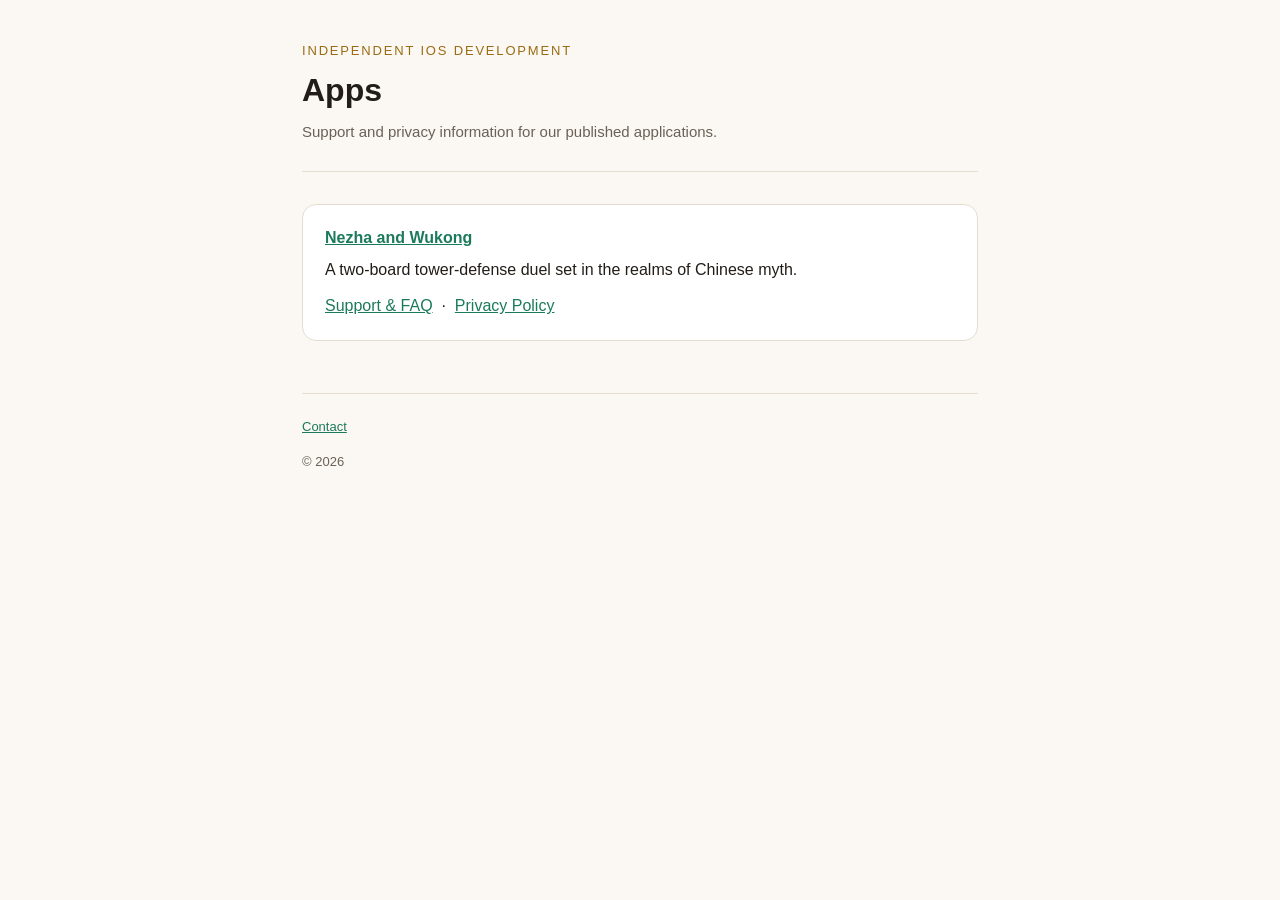
<file: index.html>
<!doctype html>
<html lang="en">
<head>
<meta charset="utf-8">
<meta name="viewport" content="width=device-width,initial-scale=1">
<title>Apps</title>
<link rel="stylesheet" href="nezha-wukong/style.css">
</head>
<body>
<div class="wrap">
<header>
  <p class="eyebrow">Independent iOS Development</p>
  <h1>Apps</h1>
  <p class="tag">Support and privacy information for our published applications.</p>
</header>

<div class="card">
  <h3><a href="nezha-wukong/">Nezha and Wukong</a></h3>
  <p style="margin:0">A two-board tower-defense duel set in the realms of Chinese myth.</p>
  <p style="margin:10px 0 0"><a href="nezha-wukong/">Support &amp; FAQ</a> &nbsp;&middot;&nbsp; <a href="nezha-wukong/privacy.html">Privacy Policy</a></p>
</div>

<footer>
  <a href="mailto:sychenshangyu@gmail.com">Contact</a>
  <p style="margin-top:14px">&copy; 2026</p>
</footer>
</div>
</body>
</html>
</file>
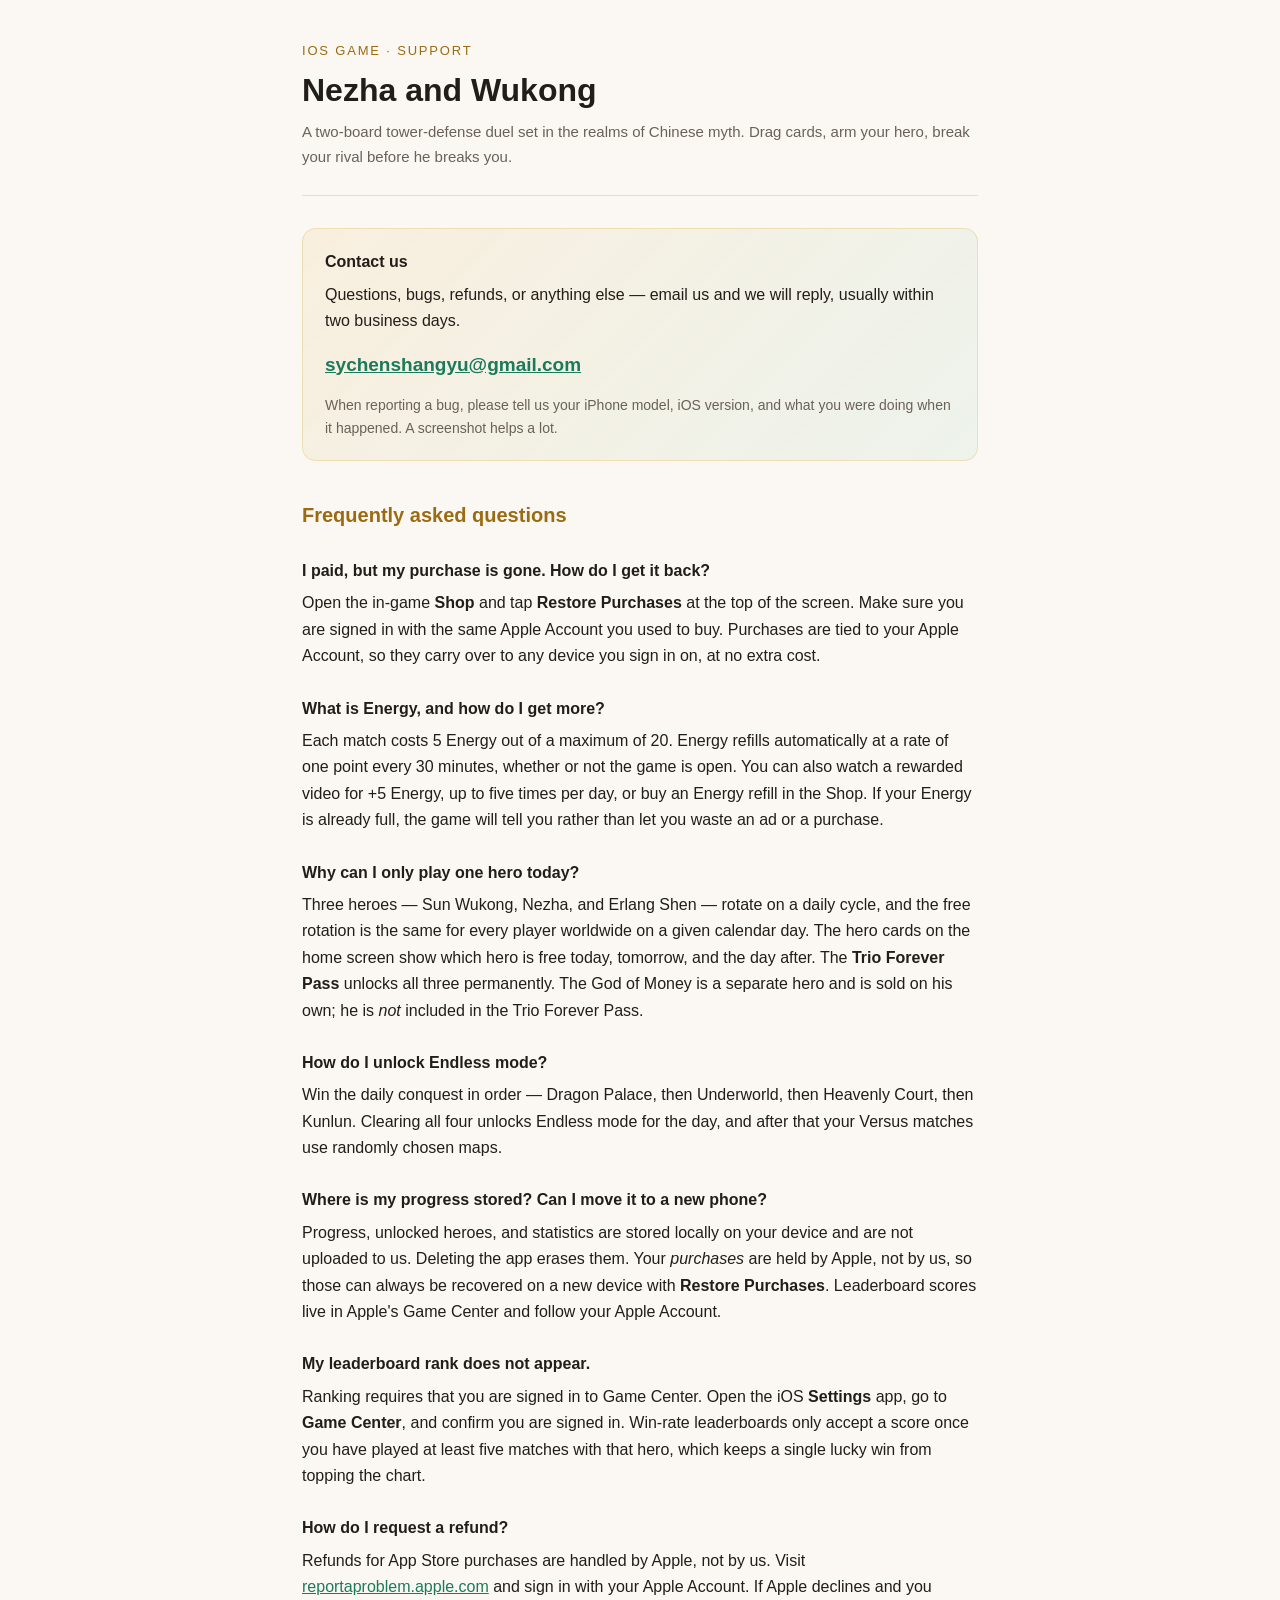
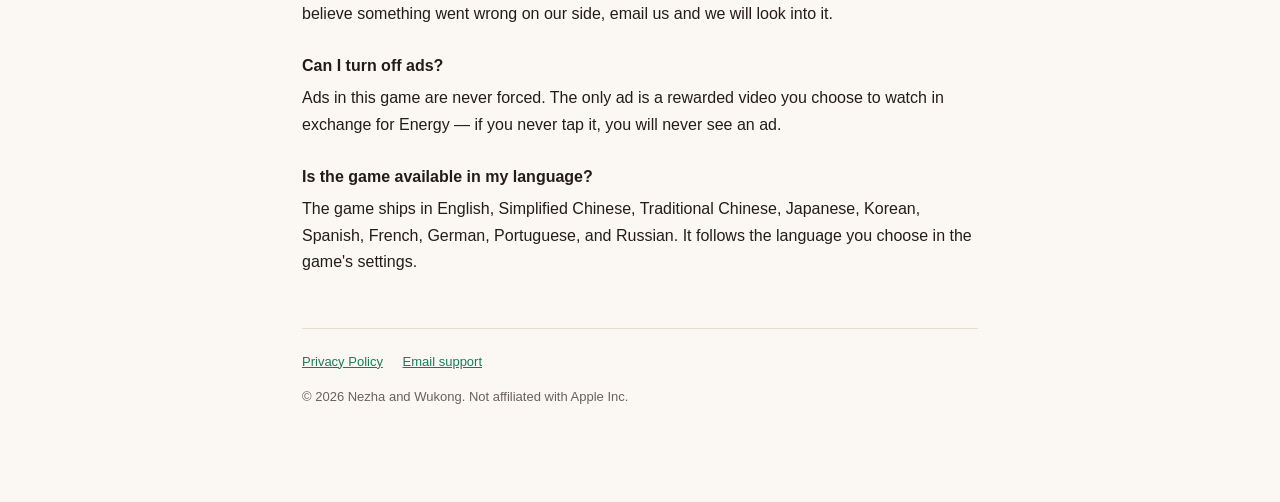
<file: nezha-wukong/index.html>
<!doctype html>
<html lang="en">
<head>
<meta charset="utf-8">
<meta name="viewport" content="width=device-width,initial-scale=1">
<title>Nezha and Wukong — Support</title>
<meta name="description" content="Player support and FAQ for the iOS game Nezha and Wukong.">
<link rel="stylesheet" href="style.css">
</head>
<body>
<div class="wrap">

<header>
  <p class="eyebrow">iOS Game &middot; Support</p>
  <h1>Nezha and Wukong</h1>
  <p class="tag">A two-board tower-defense duel set in the realms of Chinese myth. Drag cards, arm your hero, break your rival before he breaks you.</p>
</header>

<div class="card contact">
  <h3>Contact us</h3>
  <p>Questions, bugs, refunds, or anything else — email us and we will reply, usually within two business days.</p>
  <p class="mail"><a href="mailto:sychenshangyu@gmail.com">sychenshangyu@gmail.com</a></p>
  <p style="margin:0;color:var(--dim);font-size:14px">When reporting a bug, please tell us your iPhone model, iOS version, and what you were doing when it happened. A screenshot helps a lot.</p>
</div>

<h2>Frequently asked questions</h2>

<h3>I paid, but my purchase is gone. How do I get it back?</h3>
<p>Open the in-game <strong>Shop</strong> and tap <strong>Restore Purchases</strong> at the top of the screen. Make sure you are signed in with the same Apple Account you used to buy. Purchases are tied to your Apple Account, so they carry over to any device you sign in on, at no extra cost.</p>

<h3>What is Energy, and how do I get more?</h3>
<p>Each match costs 5 Energy out of a maximum of 20. Energy refills automatically at a rate of one point every 30 minutes, whether or not the game is open. You can also watch a rewarded video for +5 Energy, up to five times per day, or buy an Energy refill in the Shop. If your Energy is already full, the game will tell you rather than let you waste an ad or a purchase.</p>

<h3>Why can I only play one hero today?</h3>
<p>Three heroes — Sun Wukong, Nezha, and Erlang Shen — rotate on a daily cycle, and the free rotation is the same for every player worldwide on a given calendar day. The hero cards on the home screen show which hero is free today, tomorrow, and the day after. The <strong>Trio Forever Pass</strong> unlocks all three permanently. The God of Money is a separate hero and is sold on his own; he is <em>not</em> included in the Trio Forever Pass.</p>

<h3>How do I unlock Endless mode?</h3>
<p>Win the daily conquest in order — Dragon Palace, then Underworld, then Heavenly Court, then Kunlun. Clearing all four unlocks Endless mode for the day, and after that your Versus matches use randomly chosen maps.</p>

<h3>Where is my progress stored? Can I move it to a new phone?</h3>
<p>Progress, unlocked heroes, and statistics are stored locally on your device and are not uploaded to us. Deleting the app erases them. Your <em>purchases</em> are held by Apple, not by us, so those can always be recovered on a new device with <strong>Restore Purchases</strong>. Leaderboard scores live in Apple's Game Center and follow your Apple Account.</p>

<h3>My leaderboard rank does not appear.</h3>
<p>Ranking requires that you are signed in to Game Center. Open the iOS <strong>Settings</strong> app, go to <strong>Game Center</strong>, and confirm you are signed in. Win-rate leaderboards only accept a score once you have played at least five matches with that hero, which keeps a single lucky win from topping the chart.</p>

<h3>How do I request a refund?</h3>
<p>Refunds for App Store purchases are handled by Apple, not by us. Visit <a href="https://reportaproblem.apple.com">reportaproblem.apple.com</a> and sign in with your Apple Account. If Apple declines and you believe something went wrong on our side, email us and we will look into it.</p>

<h3>Can I turn off ads?</h3>
<p>Ads in this game are never forced. The only ad is a rewarded video you choose to watch in exchange for Energy — if you never tap it, you will never see an ad.</p>

<h3>Is the game available in my language?</h3>
<p>The game ships in English, Simplified Chinese, Traditional Chinese, Japanese, Korean, Spanish, French, German, Portuguese, and Russian. It follows the language you choose in the game's settings.</p>

<footer>
  <a href="privacy.html">Privacy Policy</a>
  <a href="mailto:sychenshangyu@gmail.com">Email support</a>
  <p style="margin-top:14px">&copy; 2026 Nezha and Wukong. Not affiliated with Apple Inc.</p>
</footer>

</div>
</body>
</html>
</file>
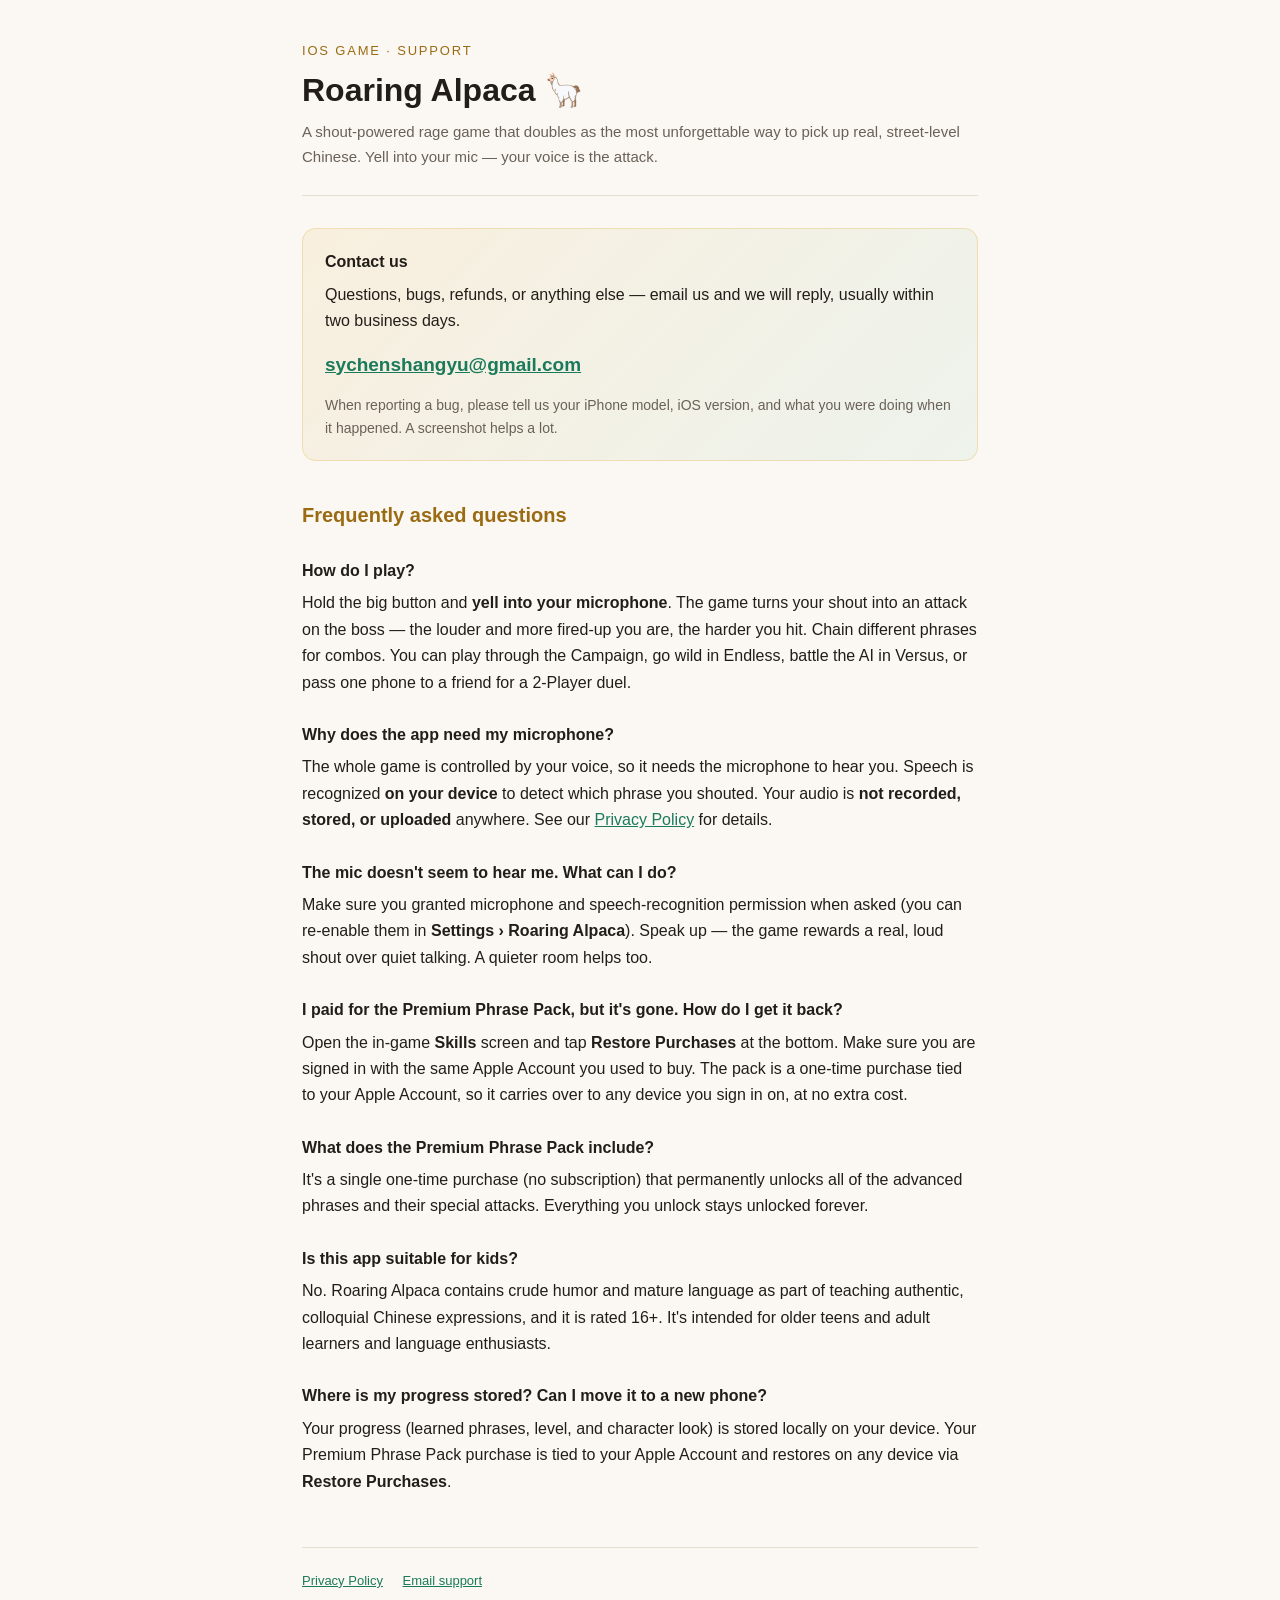
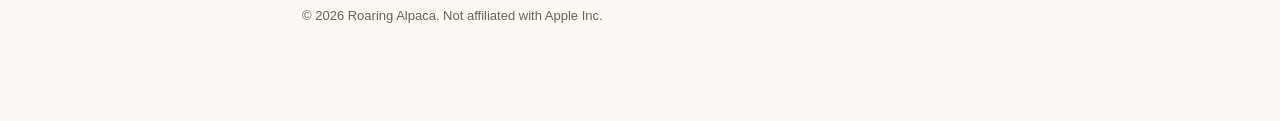
<file: roaringalpaca/index.html>
<!doctype html>
<html lang="en">
<head>
<meta charset="utf-8">
<meta name="viewport" content="width=device-width,initial-scale=1">
<title>Roaring Alpaca — Support</title>
<meta name="description" content="Player support and FAQ for the iOS game Roaring Alpaca.">
<link rel="stylesheet" href="style.css">
</head>
<body>
<div class="wrap">

<header>
  <p class="eyebrow">iOS Game &middot; Support</p>
  <h1>Roaring Alpaca 🦙</h1>
  <p class="tag">A shout-powered rage game that doubles as the most unforgettable way to pick up real, street-level Chinese. Yell into your mic — your voice is the attack.</p>
</header>

<div class="card contact">
  <h3>Contact us</h3>
  <p>Questions, bugs, refunds, or anything else — email us and we will reply, usually within two business days.</p>
  <p class="mail"><a href="mailto:sychenshangyu@gmail.com">sychenshangyu@gmail.com</a></p>
  <p style="margin:0;color:var(--dim);font-size:14px">When reporting a bug, please tell us your iPhone model, iOS version, and what you were doing when it happened. A screenshot helps a lot.</p>
</div>

<h2>Frequently asked questions</h2>

<h3>How do I play?</h3>
<p>Hold the big button and <strong>yell into your microphone</strong>. The game turns your shout into an attack on the boss — the louder and more fired-up you are, the harder you hit. Chain different phrases for combos. You can play through the Campaign, go wild in Endless, battle the AI in Versus, or pass one phone to a friend for a 2-Player duel.</p>

<h3>Why does the app need my microphone?</h3>
<p>The whole game is controlled by your voice, so it needs the microphone to hear you. Speech is recognized <strong>on your device</strong> to detect which phrase you shouted. Your audio is <strong>not recorded, stored, or uploaded</strong> anywhere. See our <a href="privacy.html">Privacy Policy</a> for details.</p>

<h3>The mic doesn't seem to hear me. What can I do?</h3>
<p>Make sure you granted microphone and speech-recognition permission when asked (you can re-enable them in <strong>Settings &rsaquo; Roaring Alpaca</strong>). Speak up — the game rewards a real, loud shout over quiet talking. A quieter room helps too.</p>

<h3>I paid for the Premium Phrase Pack, but it's gone. How do I get it back?</h3>
<p>Open the in-game <strong>Skills</strong> screen and tap <strong>Restore Purchases</strong> at the bottom. Make sure you are signed in with the same Apple Account you used to buy. The pack is a one-time purchase tied to your Apple Account, so it carries over to any device you sign in on, at no extra cost.</p>

<h3>What does the Premium Phrase Pack include?</h3>
<p>It's a single one-time purchase (no subscription) that permanently unlocks all of the advanced phrases and their special attacks. Everything you unlock stays unlocked forever.</p>

<h3>Is this app suitable for kids?</h3>
<p>No. Roaring Alpaca contains crude humor and mature language as part of teaching authentic, colloquial Chinese expressions, and it is rated 16+. It's intended for older teens and adult learners and language enthusiasts.</p>

<h3>Where is my progress stored? Can I move it to a new phone?</h3>
<p>Your progress (learned phrases, level, and character look) is stored locally on your device. Your Premium Phrase Pack purchase is tied to your Apple Account and restores on any device via <strong>Restore Purchases</strong>.</p>

<footer>
  <a href="privacy.html">Privacy Policy</a>
  <a href="mailto:sychenshangyu@gmail.com">Email support</a>
  <p style="margin-top:14px">&copy; 2026 Roaring Alpaca. Not affiliated with Apple Inc.</p>
</footer>

</div>
</body>
</html>
</file>
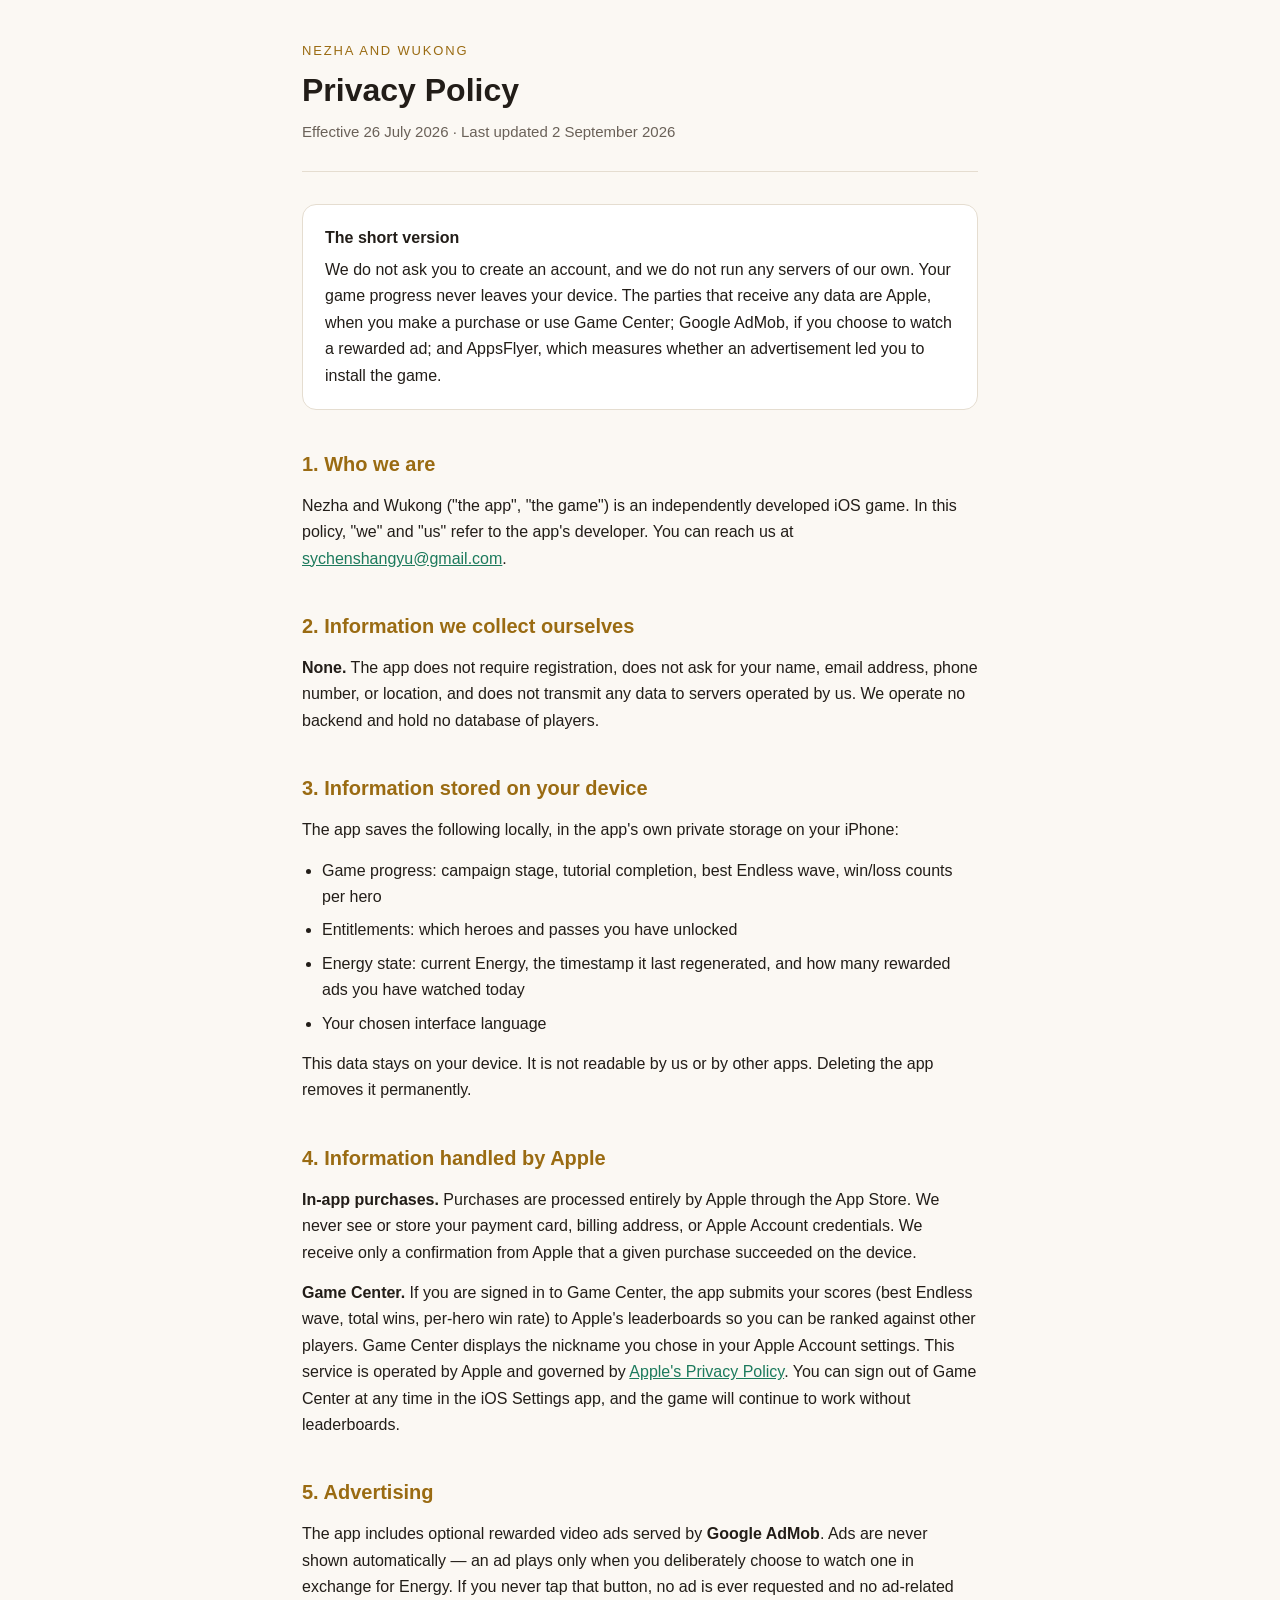
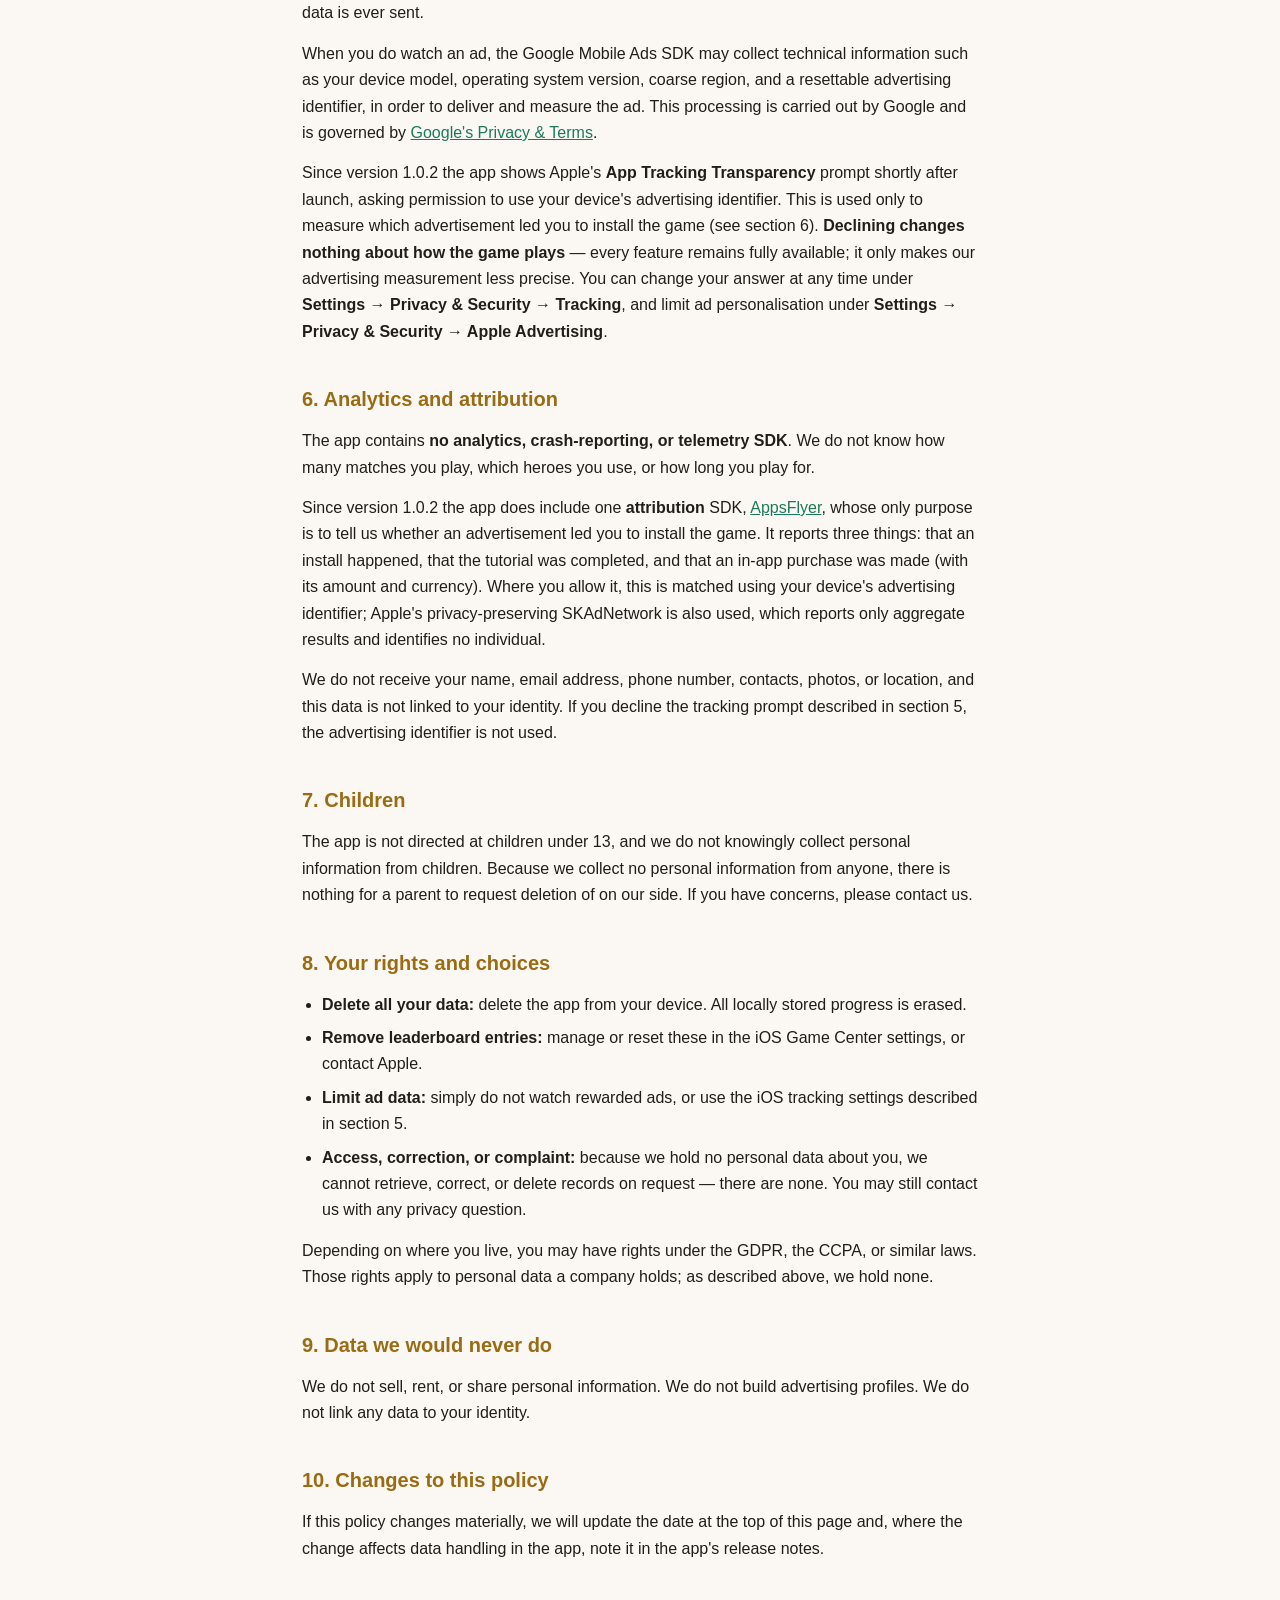
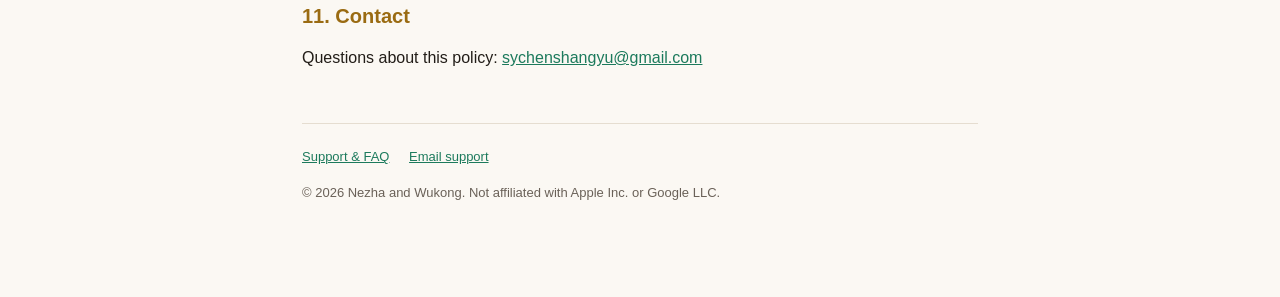
<file: nezha-wukong/privacy.html>
<!doctype html>
<html lang="en">
<head>
<meta charset="utf-8">
<meta name="viewport" content="width=device-width,initial-scale=1">
<title>Nezha and Wukong — Privacy Policy</title>
<meta name="description" content="Privacy policy for the iOS game Nezha and Wukong.">
<link rel="stylesheet" href="style.css">
</head>
<body>
<div class="wrap">

<header>
  <p class="eyebrow">Nezha and Wukong</p>
  <h1>Privacy Policy</h1>
  <p class="tag">Effective 26 July 2026 &middot; Last updated 2 September 2026</p>
</header>

<div class="card">
  <h3>The short version</h3>
  <p style="margin:0">We do not ask you to create an account, and we do not run any servers of our own. Your game progress never leaves your device. The parties that receive any data are Apple, when you make a purchase or use Game Center; Google AdMob, if you choose to watch a rewarded ad; and AppsFlyer, which measures whether an advertisement led you to install the game.</p>
</div>

<h2>1. Who we are</h2>
<p>Nezha and Wukong ("the app", "the game") is an independently developed iOS game. In this policy, "we" and "us" refer to the app's developer. You can reach us at <a href="mailto:sychenshangyu@gmail.com">sychenshangyu@gmail.com</a>.</p>

<h2>2. Information we collect ourselves</h2>
<p><strong>None.</strong> The app does not require registration, does not ask for your name, email address, phone number, or location, and does not transmit any data to servers operated by us. We operate no backend and hold no database of players.</p>

<h2>3. Information stored on your device</h2>
<p>The app saves the following locally, in the app's own private storage on your iPhone:</p>
<ul>
  <li>Game progress: campaign stage, tutorial completion, best Endless wave, win/loss counts per hero</li>
  <li>Entitlements: which heroes and passes you have unlocked</li>
  <li>Energy state: current Energy, the timestamp it last regenerated, and how many rewarded ads you have watched today</li>
  <li>Your chosen interface language</li>
</ul>
<p>This data stays on your device. It is not readable by us or by other apps. Deleting the app removes it permanently.</p>

<h2>4. Information handled by Apple</h2>
<p><strong>In-app purchases.</strong> Purchases are processed entirely by Apple through the App Store. We never see or store your payment card, billing address, or Apple Account credentials. We receive only a confirmation from Apple that a given purchase succeeded on the device.</p>
<p><strong>Game Center.</strong> If you are signed in to Game Center, the app submits your scores (best Endless wave, total wins, per-hero win rate) to Apple's leaderboards so you can be ranked against other players. Game Center displays the nickname you chose in your Apple Account settings. This service is operated by Apple and governed by <a href="https://www.apple.com/legal/privacy/">Apple's Privacy Policy</a>. You can sign out of Game Center at any time in the iOS Settings app, and the game will continue to work without leaderboards.</p>

<h2>5. Advertising</h2>
<p>The app includes optional rewarded video ads served by <strong>Google AdMob</strong>. Ads are never shown automatically — an ad plays only when you deliberately choose to watch one in exchange for Energy. If you never tap that button, no ad is ever requested and no ad-related data is ever sent.</p>
<p>When you do watch an ad, the Google Mobile Ads SDK may collect technical information such as your device model, operating system version, coarse region, and a resettable advertising identifier, in order to deliver and measure the ad. This processing is carried out by Google and is governed by <a href="https://policies.google.com/technologies/partner-sites">Google's Privacy &amp; Terms</a>.</p>
<p>Since version 1.0.2 the app shows Apple's <strong>App Tracking Transparency</strong> prompt shortly after launch, asking permission to use your device's advertising identifier. This is used only to measure which advertisement led you to install the game (see section 6). <strong>Declining changes nothing about how the game plays</strong> — every feature remains fully available; it only makes our advertising measurement less precise. You can change your answer at any time under <strong>Settings &rarr; Privacy &amp; Security &rarr; Tracking</strong>, and limit ad personalisation under <strong>Settings &rarr; Privacy &amp; Security &rarr; Apple Advertising</strong>.</p>

<h2>6. Analytics and attribution</h2>
<p>The app contains <strong>no analytics, crash-reporting, or telemetry SDK</strong>. We do not know how many matches you play, which heroes you use, or how long you play for.</p>
<p>Since version 1.0.2 the app does include one <strong>attribution</strong> SDK, <a href="https://www.appsflyer.com/legal/services-privacy-policy/">AppsFlyer</a>, whose only purpose is to tell us whether an advertisement led you to install the game. It reports three things: that an install happened, that the tutorial was completed, and that an in-app purchase was made (with its amount and currency). Where you allow it, this is matched using your device's advertising identifier; Apple's privacy-preserving SKAdNetwork is also used, which reports only aggregate results and identifies no individual.</p>
<p>We do not receive your name, email address, phone number, contacts, photos, or location, and this data is not linked to your identity. If you decline the tracking prompt described in section 5, the advertising identifier is not used.</p>

<h2>7. Children</h2>
<p>The app is not directed at children under 13, and we do not knowingly collect personal information from children. Because we collect no personal information from anyone, there is nothing for a parent to request deletion of on our side. If you have concerns, please contact us.</p>

<h2>8. Your rights and choices</h2>
<ul>
  <li><strong>Delete all your data:</strong> delete the app from your device. All locally stored progress is erased.</li>
  <li><strong>Remove leaderboard entries:</strong> manage or reset these in the iOS Game Center settings, or contact Apple.</li>
  <li><strong>Limit ad data:</strong> simply do not watch rewarded ads, or use the iOS tracking settings described in section 5.</li>
  <li><strong>Access, correction, or complaint:</strong> because we hold no personal data about you, we cannot retrieve, correct, or delete records on request — there are none. You may still contact us with any privacy question.</li>
</ul>
<p>Depending on where you live, you may have rights under the GDPR, the CCPA, or similar laws. Those rights apply to personal data a company holds; as described above, we hold none.</p>

<h2>9. Data we would never do</h2>
<p>We do not sell, rent, or share personal information. We do not build advertising profiles. We do not link any data to your identity.</p>

<h2>10. Changes to this policy</h2>
<p>If this policy changes materially, we will update the date at the top of this page and, where the change affects data handling in the app, note it in the app's release notes.</p>

<h2>11. Contact</h2>
<p>Questions about this policy: <a href="mailto:sychenshangyu@gmail.com">sychenshangyu@gmail.com</a></p>

<footer>
  <a href="index.html">Support &amp; FAQ</a>
  <a href="mailto:sychenshangyu@gmail.com">Email support</a>
  <p style="margin-top:14px">&copy; 2026 Nezha and Wukong. Not affiliated with Apple Inc. or Google LLC.</p>
</footer>

</div>
</body>
</html>
</file>
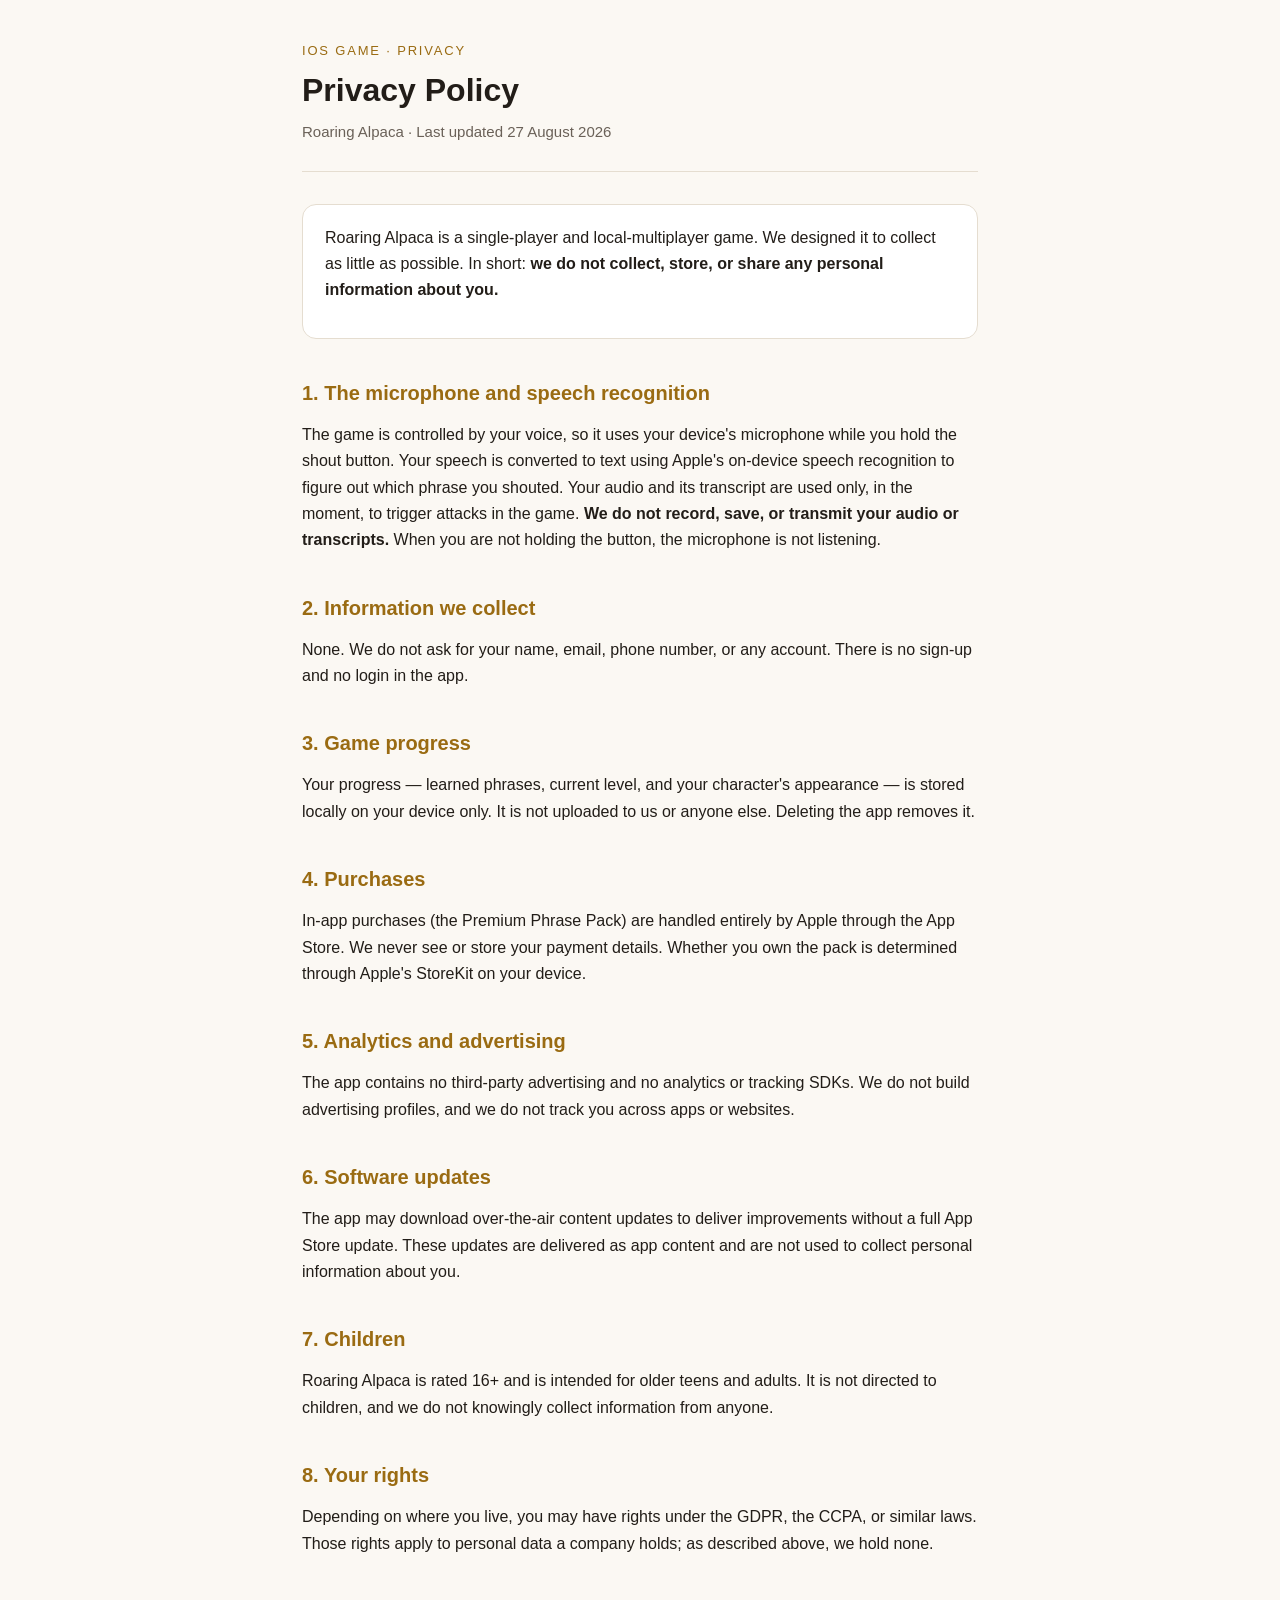
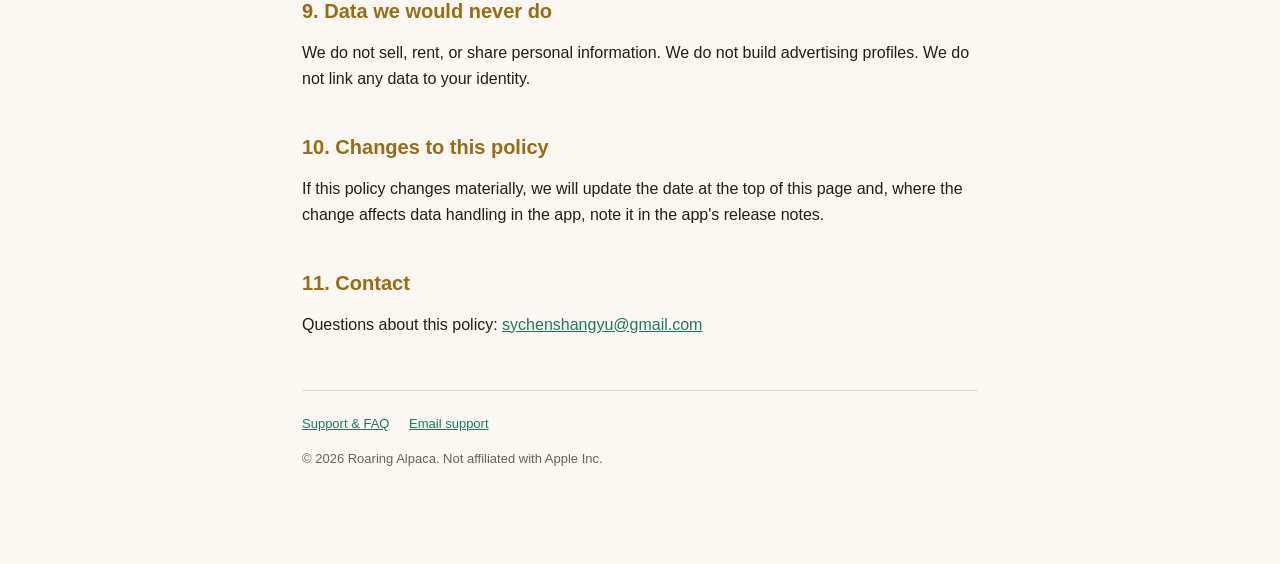
<file: roaringalpaca/privacy.html>
<!doctype html>
<html lang="en">
<head>
<meta charset="utf-8">
<meta name="viewport" content="width=device-width,initial-scale=1">
<title>Roaring Alpaca — Privacy Policy</title>
<meta name="description" content="Privacy Policy for the iOS game Roaring Alpaca.">
<link rel="stylesheet" href="style.css">
</head>
<body>
<div class="wrap">

<header>
  <p class="eyebrow">iOS Game &middot; Privacy</p>
  <h1>Privacy Policy</h1>
  <p class="tag">Roaring Alpaca &middot; Last updated 27 August 2026</p>
</header>

<div class="card">
<p>Roaring Alpaca is a single-player and local-multiplayer game. We designed it to collect as little as possible. In short: <strong>we do not collect, store, or share any personal information about you.</strong></p>
</div>

<h2>1. The microphone and speech recognition</h2>
<p>The game is controlled by your voice, so it uses your device's microphone while you hold the shout button. Your speech is converted to text using Apple's on-device speech recognition to figure out which phrase you shouted. Your audio and its transcript are used only, in the moment, to trigger attacks in the game. <strong>We do not record, save, or transmit your audio or transcripts.</strong> When you are not holding the button, the microphone is not listening.</p>

<h2>2. Information we collect</h2>
<p>None. We do not ask for your name, email, phone number, or any account. There is no sign-up and no login in the app.</p>

<h2>3. Game progress</h2>
<p>Your progress — learned phrases, current level, and your character's appearance — is stored locally on your device only. It is not uploaded to us or anyone else. Deleting the app removes it.</p>

<h2>4. Purchases</h2>
<p>In-app purchases (the Premium Phrase Pack) are handled entirely by Apple through the App Store. We never see or store your payment details. Whether you own the pack is determined through Apple's StoreKit on your device.</p>

<h2>5. Analytics and advertising</h2>
<p>The app contains no third-party advertising and no analytics or tracking SDKs. We do not build advertising profiles, and we do not track you across apps or websites.</p>

<h2>6. Software updates</h2>
<p>The app may download over-the-air content updates to deliver improvements without a full App Store update. These updates are delivered as app content and are not used to collect personal information about you.</p>

<h2>7. Children</h2>
<p>Roaring Alpaca is rated 16+ and is intended for older teens and adults. It is not directed to children, and we do not knowingly collect information from anyone.</p>

<h2>8. Your rights</h2>
<p>Depending on where you live, you may have rights under the GDPR, the CCPA, or similar laws. Those rights apply to personal data a company holds; as described above, we hold none.</p>

<h2>9. Data we would never do</h2>
<p>We do not sell, rent, or share personal information. We do not build advertising profiles. We do not link any data to your identity.</p>

<h2>10. Changes to this policy</h2>
<p>If this policy changes materially, we will update the date at the top of this page and, where the change affects data handling in the app, note it in the app's release notes.</p>

<h2>11. Contact</h2>
<p>Questions about this policy: <a href="mailto:sychenshangyu@gmail.com">sychenshangyu@gmail.com</a></p>

<footer>
  <a href="index.html">Support &amp; FAQ</a>
  <a href="mailto:sychenshangyu@gmail.com">Email support</a>
  <p style="margin-top:14px">&copy; 2026 Roaring Alpaca. Not affiliated with Apple Inc.</p>
</footer>

</div>
</body>
</html>
</file>
<file: nezha-wukong/style.css>
:root{
  --bg:#0d0b12; --bg2:#151120; --ink:#f2ece2; --dim:#a89f92;
  --gold:#e8b44a; --jade:#4fb894; --line:#2a2436;
}
*{box-sizing:border-box}
body{
  margin:0; background:var(--bg); color:var(--ink);
  font:16px/1.65 -apple-system,BlinkMacSystemFont,"Segoe UI",Roboto,"Helvetica Neue",Arial,sans-serif;
  -webkit-text-size-adjust:100%;
}
.wrap{max-width:720px; margin:0 auto; padding:40px 22px 80px}
header{border-bottom:1px solid var(--line); padding-bottom:26px; margin-bottom:32px}
.eyebrow{color:var(--gold); font-size:13px; letter-spacing:.14em; text-transform:uppercase; margin:0 0 10px}
h1{font-size:32px; line-height:1.2; margin:0 0 10px; font-weight:700}
h2{font-size:20px; margin:38px 0 12px; color:var(--gold); font-weight:650}
h3{font-size:16px; margin:26px 0 6px; font-weight:650}
.tag{color:var(--dim); margin:0; font-size:15px}
p{margin:0 0 14px}
ul{margin:0 0 14px; padding-left:20px}
li{margin-bottom:7px}
a{color:var(--jade)}
a:hover{color:var(--gold)}
.card{
  background:var(--bg2); border:1px solid var(--line); border-radius:14px;
  padding:20px 22px; margin:0 0 18px;
}
.card h3{margin-top:0}
.contact{
  background:linear-gradient(135deg,rgba(232,180,74,.12),rgba(79,184,148,.08));
  border:1px solid rgba(232,180,74,.32);
}
.mail{font-size:19px; font-weight:650; word-break:break-all}
footer{
  margin-top:52px; padding-top:22px; border-top:1px solid var(--line);
  color:var(--dim); font-size:13px;
}
footer a{margin-right:16px}
code{background:#221c30; padding:2px 6px; border-radius:5px; font-size:14px}
@media (prefers-color-scheme:light){
  :root{--bg:#fbf8f3; --bg2:#fff; --ink:#221d18; --dim:#6a6158; --line:#e5ddd0; --gold:#9a6b12; --jade:#1c7a5c}
  code{background:#efe9dd}
}
</file>
<file: roaringalpaca/style.css>
:root{
  --bg:#0d0b12; --bg2:#151120; --ink:#f2ece2; --dim:#a89f92;
  --gold:#e8b44a; --jade:#4fb894; --line:#2a2436;
}
*{box-sizing:border-box}
body{
  margin:0; background:var(--bg); color:var(--ink);
  font:16px/1.65 -apple-system,BlinkMacSystemFont,"Segoe UI",Roboto,"Helvetica Neue",Arial,sans-serif;
  -webkit-text-size-adjust:100%;
}
.wrap{max-width:720px; margin:0 auto; padding:40px 22px 80px}
header{border-bottom:1px solid var(--line); padding-bottom:26px; margin-bottom:32px}
.eyebrow{color:var(--gold); font-size:13px; letter-spacing:.14em; text-transform:uppercase; margin:0 0 10px}
h1{font-size:32px; line-height:1.2; margin:0 0 10px; font-weight:700}
h2{font-size:20px; margin:38px 0 12px; color:var(--gold); font-weight:650}
h3{font-size:16px; margin:26px 0 6px; font-weight:650}
.tag{color:var(--dim); margin:0; font-size:15px}
p{margin:0 0 14px}
ul{margin:0 0 14px; padding-left:20px}
li{margin-bottom:7px}
a{color:var(--jade)}
a:hover{color:var(--gold)}
.card{
  background:var(--bg2); border:1px solid var(--line); border-radius:14px;
  padding:20px 22px; margin:0 0 18px;
}
.card h3{margin-top:0}
.contact{
  background:linear-gradient(135deg,rgba(232,180,74,.12),rgba(79,184,148,.08));
  border:1px solid rgba(232,180,74,.32);
}
.mail{font-size:19px; font-weight:650; word-break:break-all}
footer{
  margin-top:52px; padding-top:22px; border-top:1px solid var(--line);
  color:var(--dim); font-size:13px;
}
footer a{margin-right:16px}
code{background:#221c30; padding:2px 6px; border-radius:5px; font-size:14px}
@media (prefers-color-scheme:light){
  :root{--bg:#fbf8f3; --bg2:#fff; --ink:#221d18; --dim:#6a6158; --line:#e5ddd0; --gold:#9a6b12; --jade:#1c7a5c}
  code{background:#efe9dd}
}
</file>
